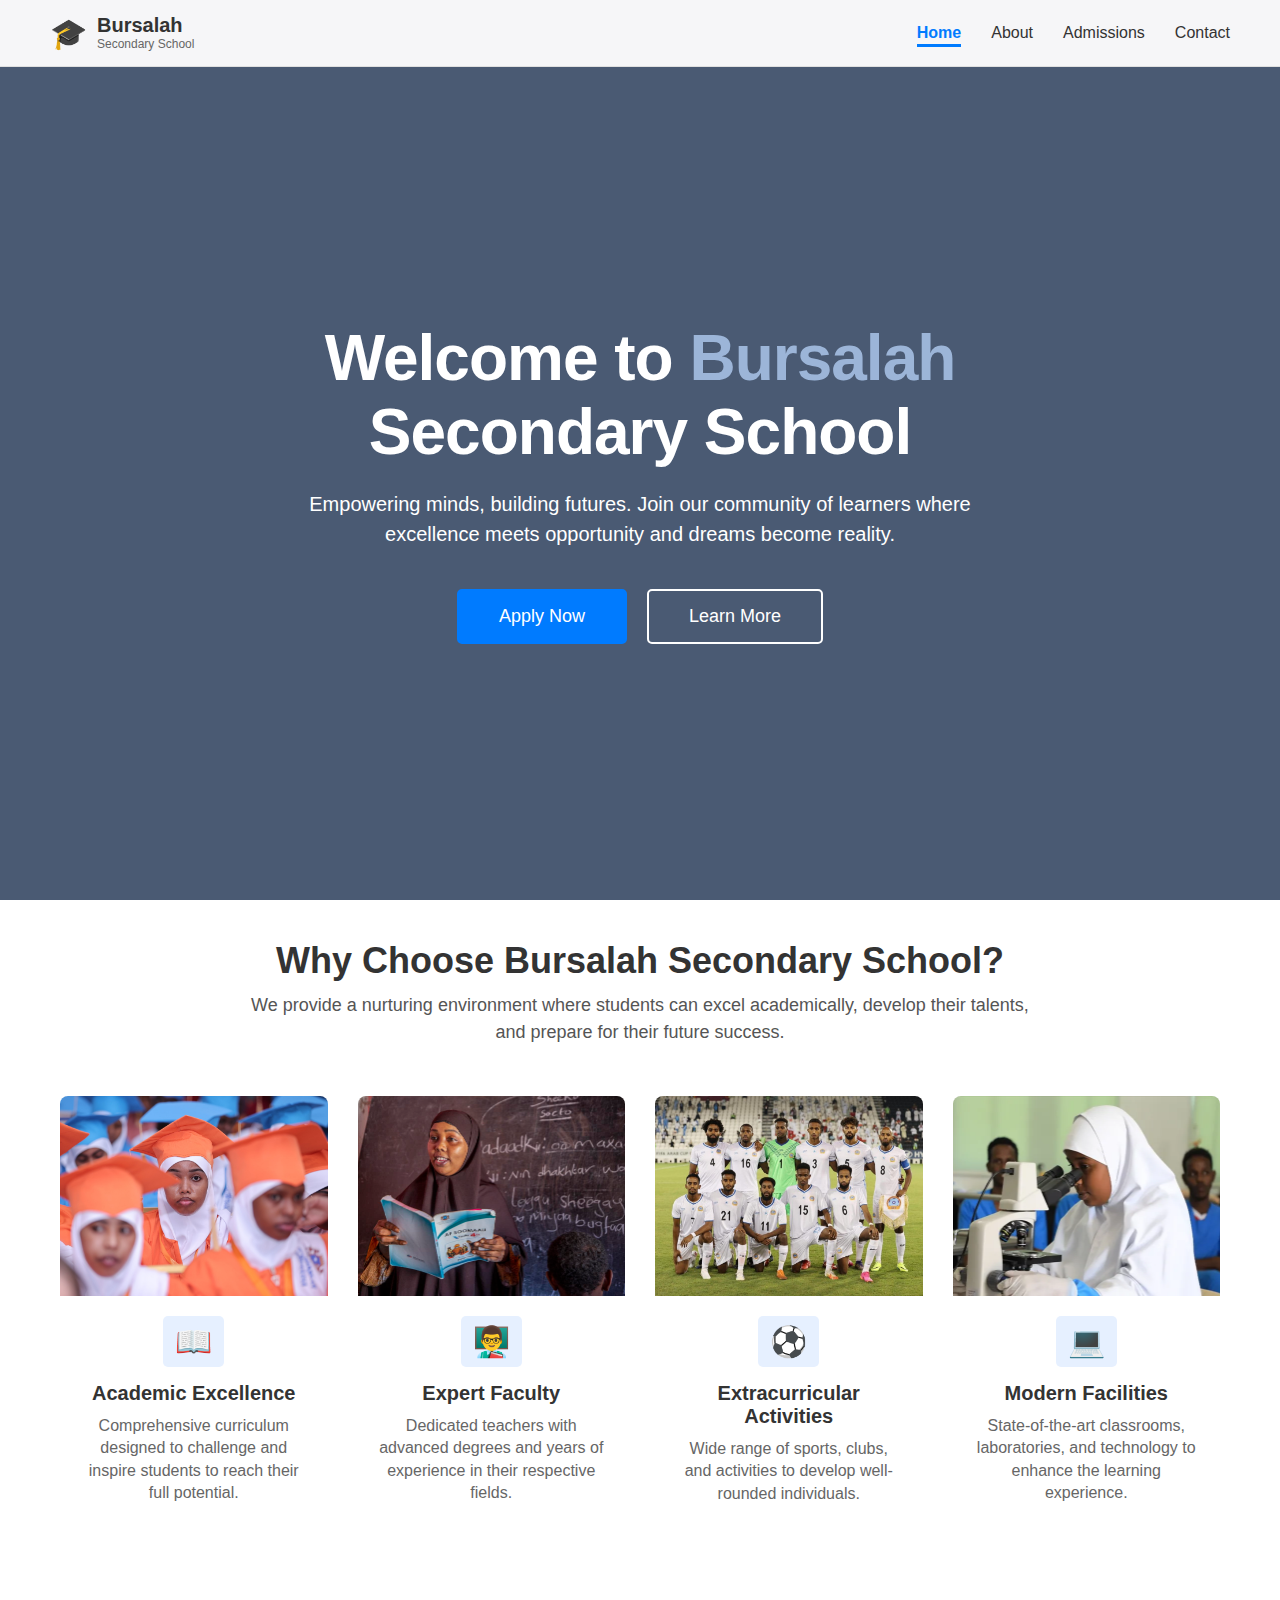
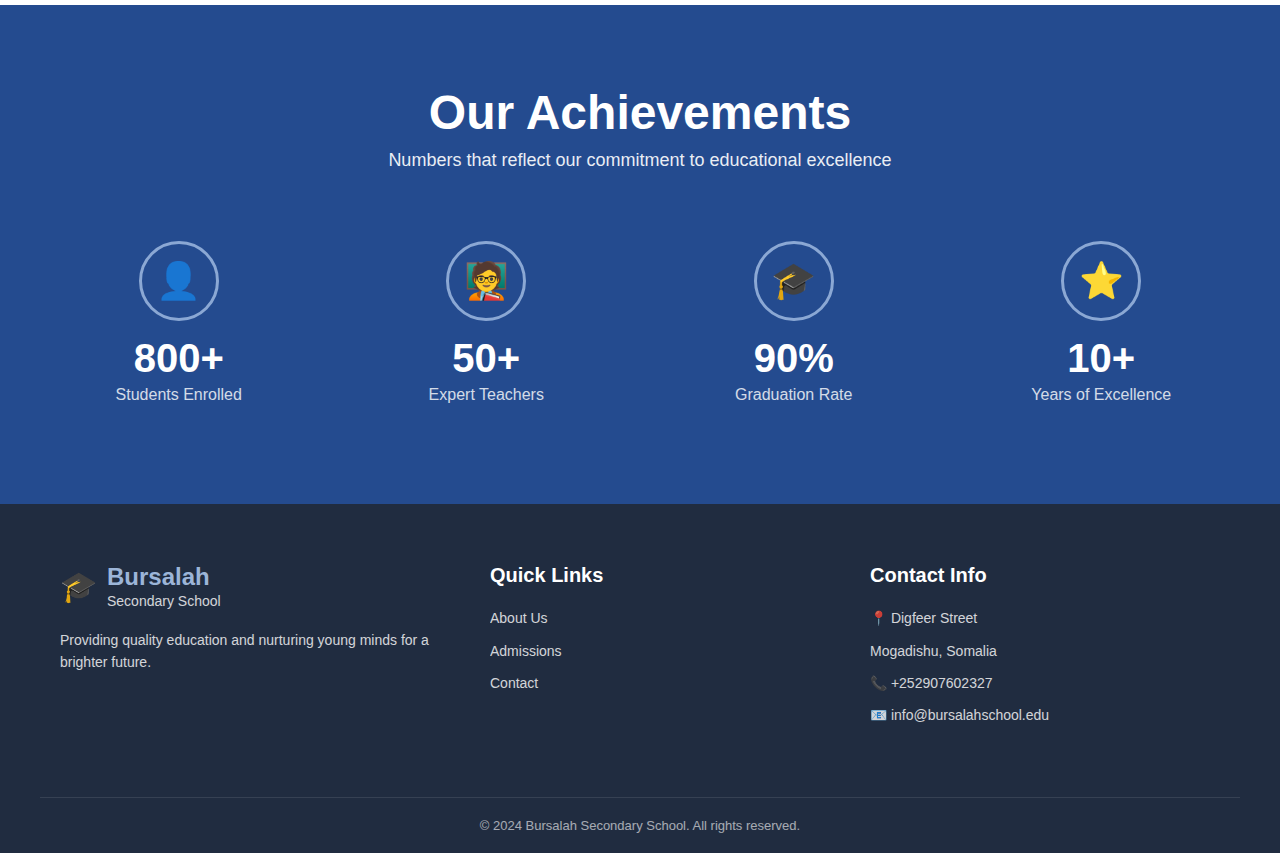
<file: index.html>
<!DOCTYPE html>
<html lang="en">
<head>
    <meta charset="UTF-8">
    <meta name="viewport" content="width=device-width, initial-scale=1.0">
    <title>Bursalah Secondary School</title>
    <link rel="stylesheet" href="home.css"> 
    <link href="https://fonts.googleapis.com/css2?family=Roboto:wght@400;700&display=swap" rel="stylesheet">
</head>

<body>

    <div class="container">
        <nav class="navbar">
            <div class="logo">
                <span class="logo-icon">🎓</span>
                <a href="#">
                    <h1>Bursalah</h1>
                    <p>Secondary School</p>
                </a>
            </div>

            <ul class="nav-links">
               <li><a href="#home" class="active">Home</a></li>
<li><a href="about.html">About</a></li>
<li><a href="add.html">Admissions</a></li>
<li><a href="contact.html">Contact</a></li>

            </ul>
        </nav>

        <!-- HOME SECTION -->
        <header id="home" class="hero">
            <div class="hero-content">
                <h2>Welcome to <span class="highlight">Bursalah</span> Secondary School</h2>
                <p>Empowering minds, building futures. Join our community of learners where excellence meets opportunity and dreams become reality.</p>
                <div class="cta-buttons">
                    <button class="btn btn-primary">Apply Now</button>
                    <button class="btn btn-secondary">Learn More </button>
                </div>
            </div>
        </header>
    </div>

    <!-- ABOUT SECTION -->
    <section id="about" class="features-section">
        <div class="content-container">
            <h2 class="section-title">Why Choose Bursalah Secondary School?</h2>
            <p class="section-description">We provide a nurturing environment where students can excel academically, develop their talents, and prepare for their future success.</p>

            <div class="features-grid">
                <div class="feature-card">
                    <div class="image-placeholders"></div>
                    <div class="card-content">
                        <span class="card-icon">📖</span>
                        <h3>Academic Excellence</h3>
                        <p>Comprehensive curriculum designed to challenge and inspire students to reach their full potential.</p>
                    </div>
                </div>

                <div class="feature-card">
                    <div class="image-placeholder1"></div>
                    <div class="card-content">
                        <span class="card-icon">👨‍🏫</span>
                        <h3>Expert Faculty</h3>
                        <p>Dedicated teachers with advanced degrees and years of experience in their respective fields.</p>
                    </div>
                </div>

                <div class="feature-card">
                    <div class="image-placeholder2"></div>
                    <div class="card-content">
                        <span class="card-icon">⚽</span>
                        <h3>Extracurricular Activities</h3>
                        <p>Wide range of sports, clubs, and activities to develop well-rounded individuals.</p>
                    </div>
                </div>

                <div class="feature-card">
                    <div class="image-placeholder3"></div>
                    <div class="card-content">
                        <span class="card-icon">💻</span>
                        <h3>Modern Facilities</h3>
                        <p>State-of-the-art classrooms, laboratories, and technology to enhance the learning experience.</p>
                    </div>
                </div>
            </div>
        </div>
    </section>

    <!-- ADMISSIONS SECTION -->
    <section id="admissions" class="achievements-section">
        <div class="achievements-container">
            <h2 class="achievements-title">Our Achievements</h2>
            <p class="achievements-subtitle">Numbers that reflect our commitment to educational excellence</p>

            <div class="achievements-grid">
                <div class="achievement-item">
                    <div class="achievement-icon">👤</div>
                    
                    <p class="achievement-number" data-target="800">800+</p>
                    <p class="achievement-label">Students Enrolled</p>
                </div>

                <div class="achievement-item">
                    <div class="achievement-icon">🧑‍🏫</div>
                    <p class="achievement-number" data-target="50">50+</p>
                    <p class="achievement-label">Expert Teachers</p>
                </div>

                <div class="achievement-item">
                    <div class="achievement-icon">🎓</div>               
                    <p class="achievement-number" data-target="90">90%</p>

                    <p class="achievement-label">Graduation Rate</p>
                </div>

                <div class="achievement-item">
                    <div class="achievement-icon">⭐</div>
                    
                    <p class="achievement-number" data-target="10">10+</p>
                    <p class="achievement-label">Years of Excellence</p>
                </div>
            </div>
        </div>
    </section>

    <!-- CONTACT SECTION -->
    <footer id="contact" class="main-footer">
        <div class="footer-content-wrapper">

            <div class="footer-col footer-col-info">
                <div class="footer-logo">
                    <span class="logo-icon">🎓</span>
                    <a href="#">
                        <h2>Bursalah</h2>
                        <p>Secondary School</p>
                    </a>
                </div>

                <p class="mission-text">
                    Providing quality education and nurturing young minds for a brighter future.
                </p>

                <div class="social-links">
                    <a href="#" aria-label="Facebook"><i class="fab fa-facebook-f"></i></a>
                    <a href="#" aria-label="Twitter"><i class="fab fa-twitter"></i></a>
                    <a href="#" aria-label="LinkedIn"><i class="fab fa-linkedin-in"></i></a>
                    <a href="#" aria-label="Instagram"><i class="fab fa-instagram"></i></a>
                </div>
            </div>

            <div class="footer-col footer-col-links">
                <h3>Quick Links</h3>
                <ul>
                    <li><a href="about.html">About Us</a></li>
                    <li><a href="add.html">Admissions</a></li>
                    <li><a href="contact.html">Contact</a></li>
                </ul>
            </div>

            <div class="footer-col footer-col-contact">
                <h3>Contact Info</h3>
                <address>
                    <p>📍 Digfeer Street</p>
                    <p>Mogadishu, Somalia</p>
                    <p>📞 +252907602327</p>
                    <p>📧 info@bursalahschool.edu</p>
                </address>
            </div>
        </div>

        <div class="footer-bottom">
            <p>&copy; 2024 Bursalah Secondary School. All rights reserved.</p>
        </div>
    </footer>

    
    <script src="home.js"></script>

</body>
</html>
</file>
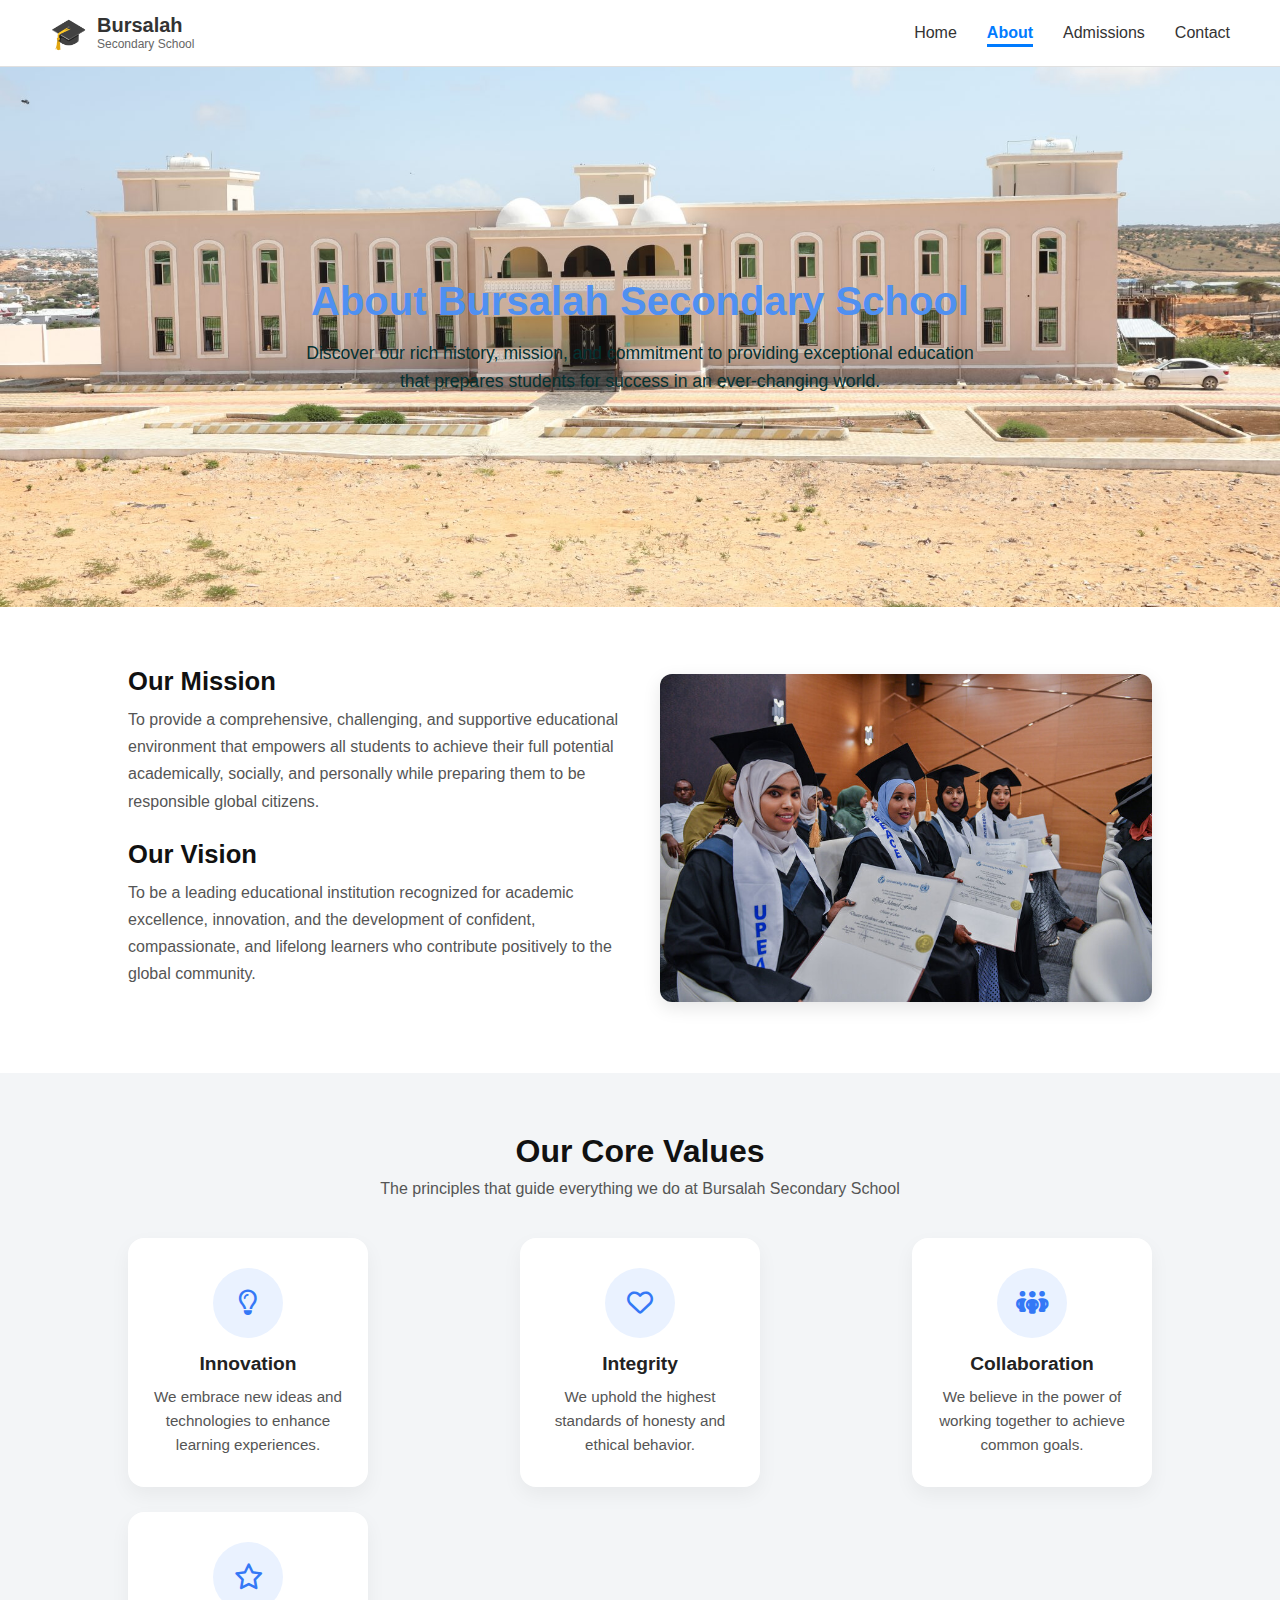
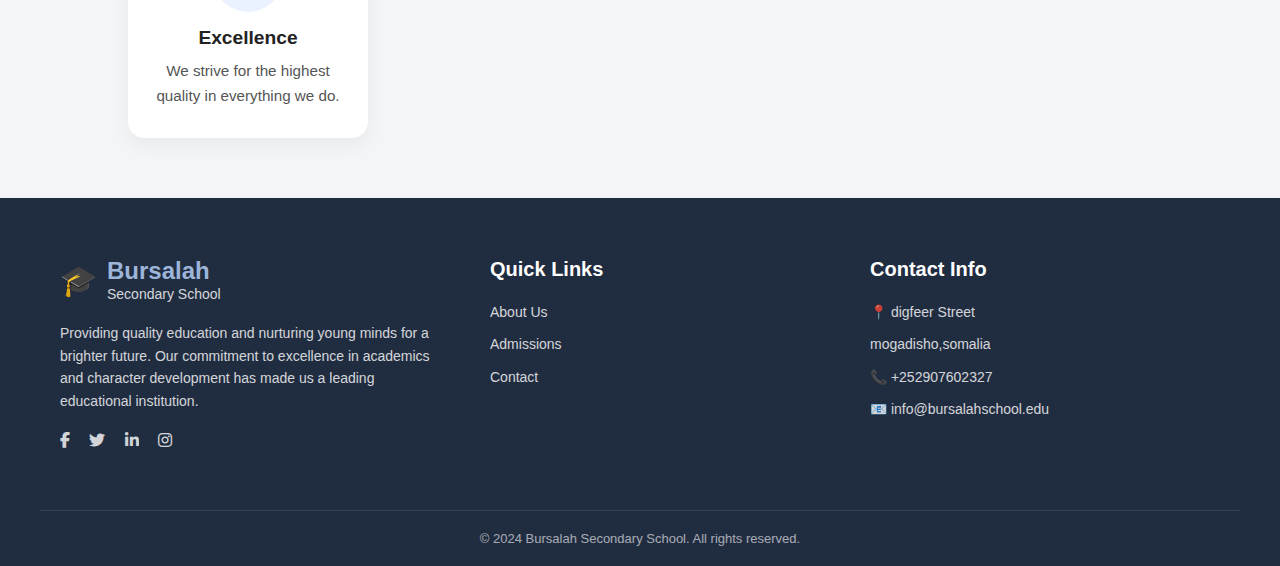
<file: about.html>
<!DOCTYPE html>
<html lang="en">
<head>
    <meta charset="UTF-8">
    <meta name="viewport" content="width=device-width, initial-scale=1.0">
    <title>Document</title>
    <link rel="stylesheet" href="about.css ">
    <link rel="stylesheet" href="https://cdnjs.cloudflare.com/ajax/libs/font-awesome/6.5.0/css/all.min.css">

</head>
<body>
    <nav class="navbar">
    <div class="logo">
        <span class="logo-icon">🎓</span>
        <a href="#">
            <h1>Bursalah</h1>
            <p>Secondary School</p>
        </a>
    </div>
    <ul class="nav-links">
        <li><a href="index.html">Home</a></li> 
        <li><a href="about.html" class="active">About</a></li>
       
        <li><a href="add.html">Admissions</a></li>
       
        <li><a href="contact.html" >Contact</a></li>
    </ul>
</nav>
<section class="about-hero">
    <div class="overlay">
      <h1>About Bursalah Secondary School</h1>
      <p>
        Discover our rich history, mission, and commitment to providing exceptional education
        that prepares students for success in an ever-changing world.
      </p>
    </div>
  </section>

  <!-- ===== MISSION & VISION SECTION ===== -->
  <section class="mission-vision">
    <div class="content">
      <div class="text">
        <h2>Our Mission</h2>
        <p>
          To provide a comprehensive, challenging, and supportive educational environment
          that empowers all students to achieve their full potential academically, socially,
          and personally while preparing them to be responsible global citizens.
        </p>

        <h2>Our Vision</h2>
        <p>
          To be a leading educational institution recognized for academic excellence, innovation,
          and the development of confident, compassionate, and lifelong learners who contribute
          positively to the global community.
        </p>
      </div>

      <div class="image">
        <img src="girls.jpg">
      </div>
    </div>
  </section>
  <section class="values-section">
    <h2>Our Core Values</h2>
    <p class="subtitle">
        The principles that guide everything we do at Bursalah Secondary School
    </p>

    <div class="values-container">

        <div class="value-card">
            <div class="icon-box">
                <i class="fa-regular fa-lightbulb"></i>
            </div>
            <h3>Innovation</h3>
            <p>We embrace new ideas and technologies to enhance learning experiences.</p>
        </div>

        <!-- Integrity -->
        <div class="value-card">
            <div class="icon-box">
                <i class="fa-regular fa-heart"></i>
            </div>
            <h3>Integrity</h3>
            <p>We uphold the highest standards of honesty and ethical behavior.</p>
        </div>

        <div class="value-card">
            <div class="icon-box">
                <i class="fa-solid fa-people-group"></i>
            </div>
            <h3>Collaboration</h3>
            <p>We believe in the power of working together to achieve common goals.</p>
        </div>

        <!-- Excellence -->
        <div class="value-card">
            <div class="icon-box">
                <i class="fa-regular fa-star"></i>
            </div>
            <h3>Excellence</h3>
            <p>We strive for the highest quality in everything we do.</p>
        </div>

    </div>
    </section>
    <footer class="main-footer">
    <div class="footer-content-wrapper">
        <div class="footer-col footer-col-info">
            <div class="footer-logo">
                <span class="logo-icon">🎓</span>
                <a href="#">
                    <h2>Bursalah</h2>
                    <p>Secondary School</p>
                </a>
            </div>
            <p class="mission-text">
                Providing quality education and nurturing young minds for a brighter future. Our commitment to excellence in academics and character development has made us a leading educational institution.
            </p>
            <div class="social-links">
                <a href="#" aria-label="Facebook"><i class="fab fa-facebook-f"></i></a>
                <a href="#" aria-label="Twitter"><i class="fab fa-twitter"></i></a>
                <a href="#" aria-label="LinkedIn"><i class="fab fa-linkedin-in"></i></a>
                <a href="#" aria-label="Instagram"><i class="fab fa-instagram"></i></a>
            </div>
        </div>

        <div class="footer-col footer-col-links">
            <h3>Quick Links</h3>
            <ul>
                <li><a href="about.html">About Us</a></li>
                
                <li><a href="add.html">Admissions</a></li>
               
                <li><a href="contact.html">Contact</a></li>
            </ul>
        </div>

        <div class="footer-col footer-col-contact">
            <h3>Contact Info</h3>
            <address>
                 <p>📍 digfeer Street</p>
                <p>mogadisho,somalia</p>
                <p>📞 +252907602327</p>
                <p>📧 info@bursalahschool.edu</p>
            </address>
        </div>
    </div>
    
    <div class="footer-bottom">
        <p>&copy; 2024 Bursalah Secondary School. All rights reserved.</p>
    </div>
</footer>

 
</body>
</html>
</file>
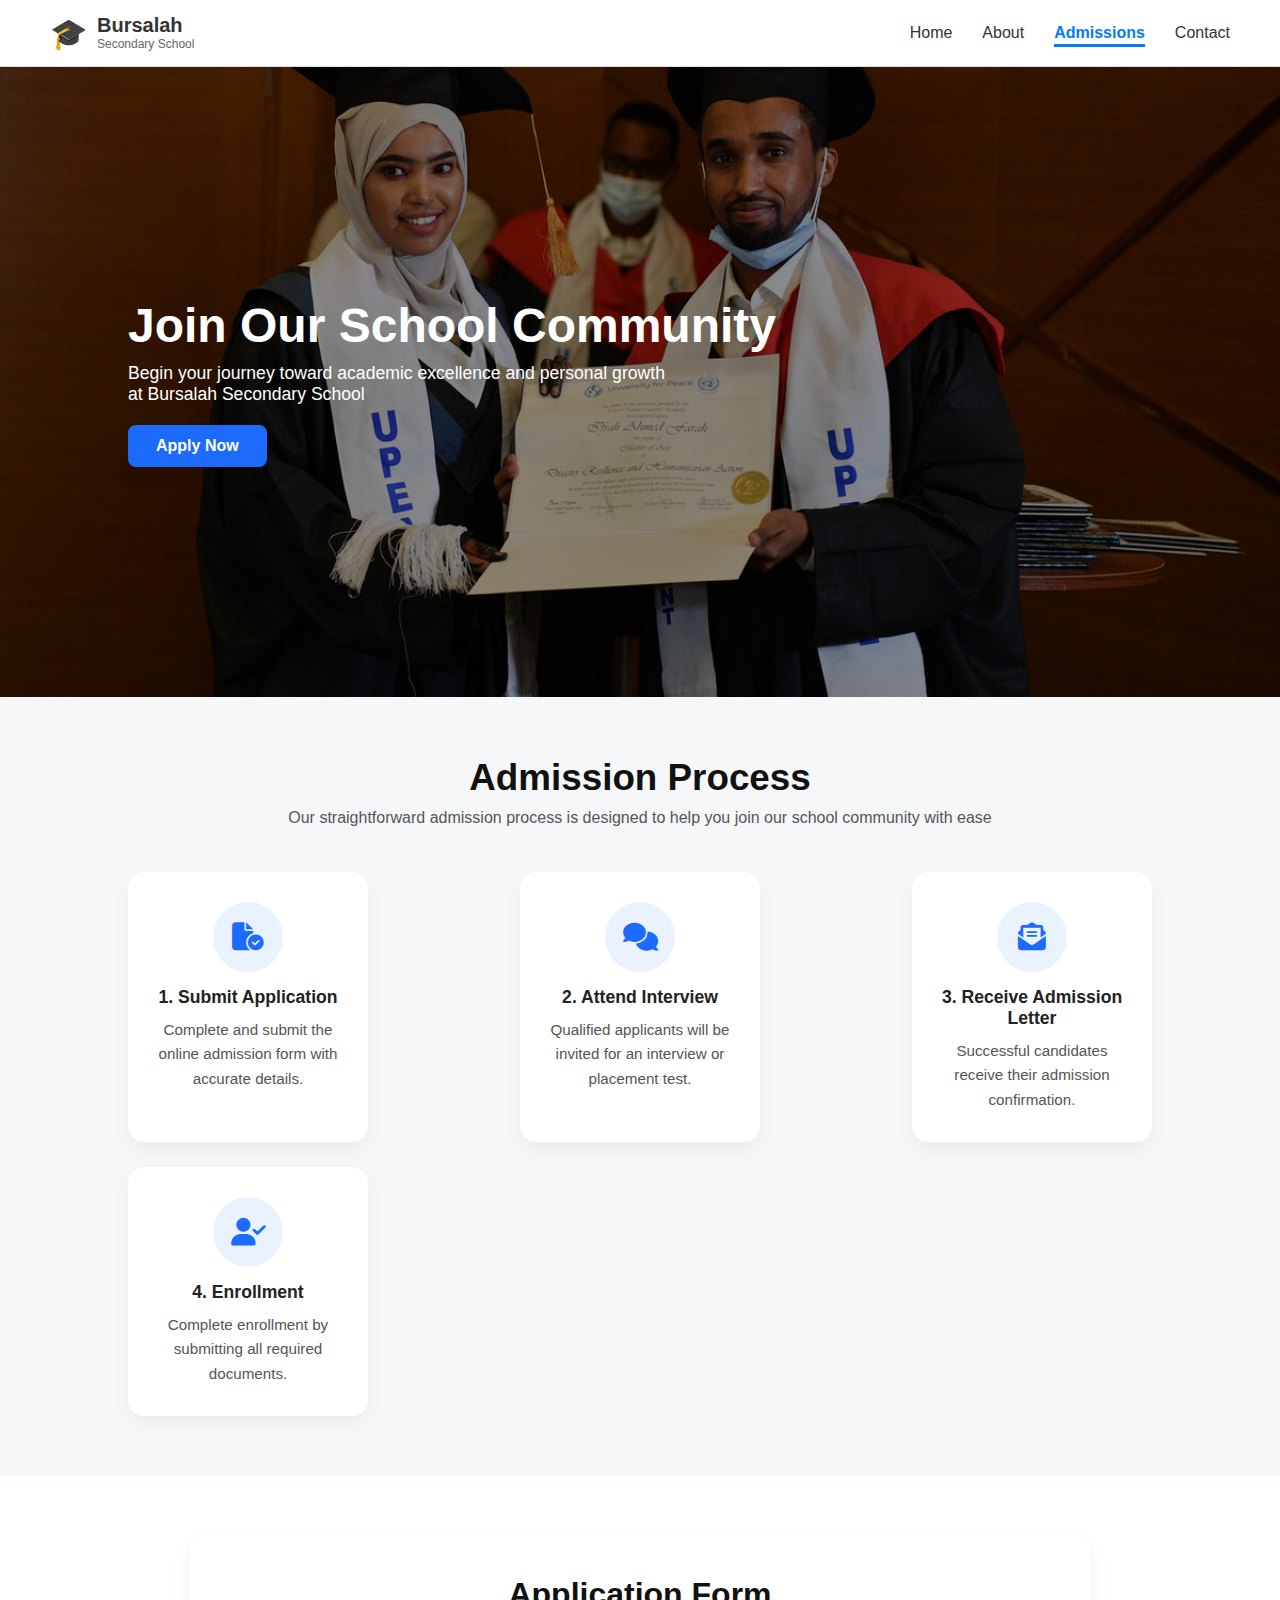
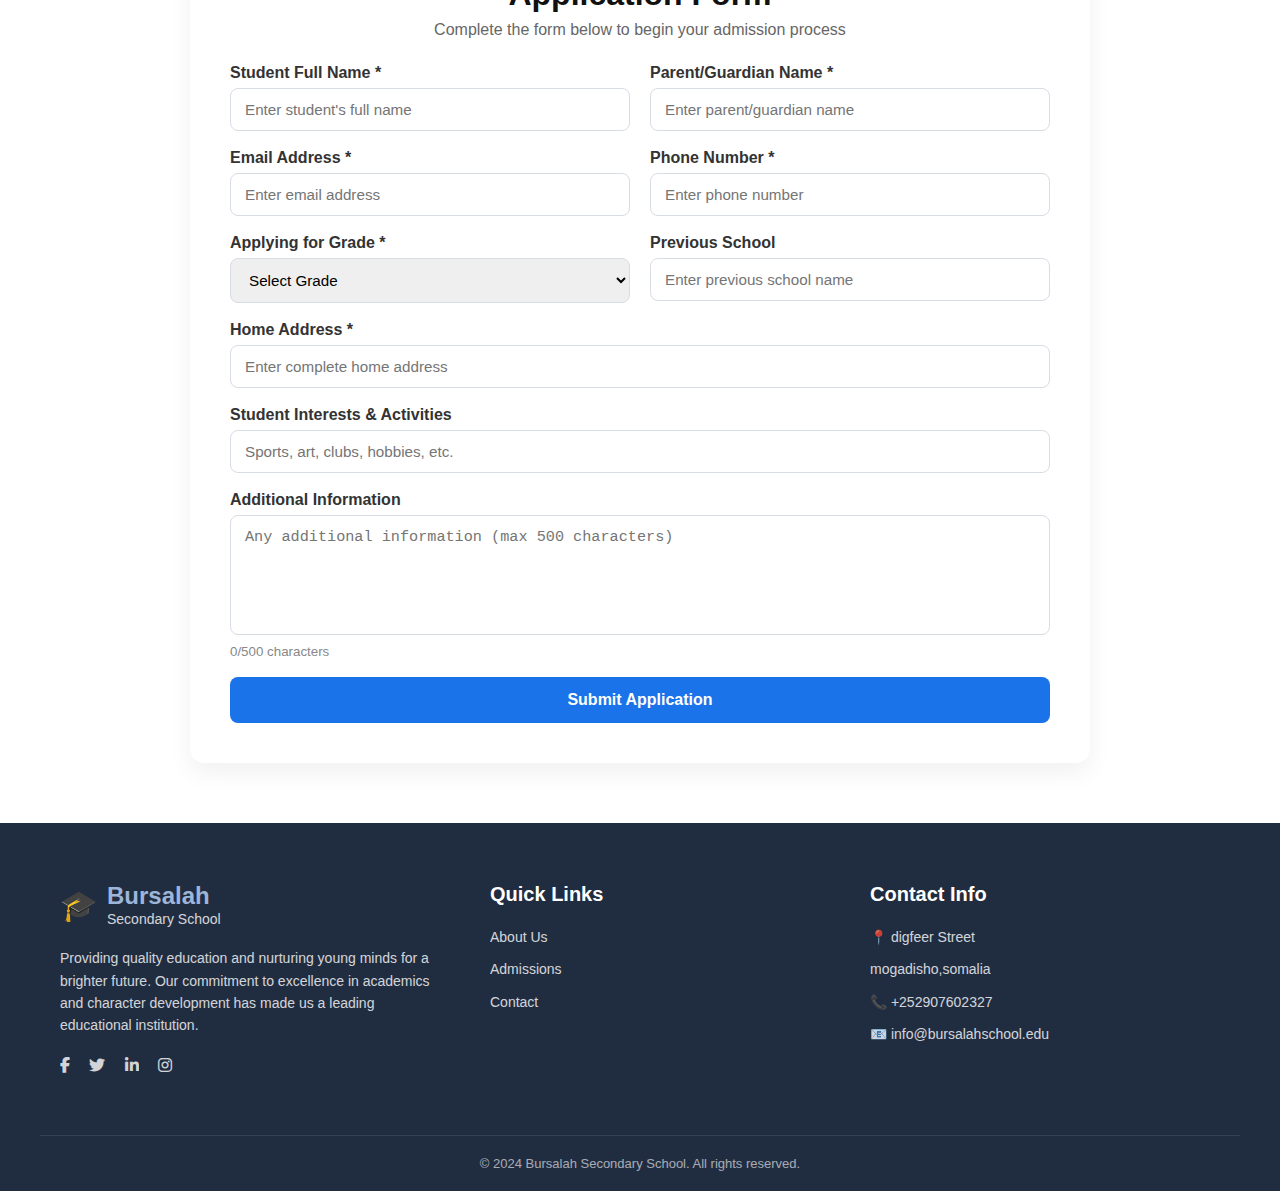
<file: add.html>
<!DOCTYPE html>
<html lang="en">
<head>
    <meta charset="UTF-8">
    <meta name="viewport" content="width=device-width, initial-scale=1.0">
    <title>Document</title>
    <link rel="stylesheet" href="add.css">
     <link rel="stylesheet" href="https://cdnjs.cloudflare.com/ajax/libs/font-awesome/6.5.0/css/all.min.css">
</head>
<body>
    <nav class="navbar">
    <div class="logo">
        <span class="logo-icon">🎓</span>
        <a href="#">
            <h1>Bursalah</h1>
            <p>Secondary School</p>
        </a>
    </div>
    <ul class="nav-links">
        <li><a href="index.html">Home</a></li> 
        <li><a href="about.html">About</a></li>
       
        <li><a href="add.html" class="active">Admissions</a></li>
       
        <li><a href="contact.html">Contact</a></li>
    </ul>

</nav>
<!-- ===== ADMISSIONS HERO SECTION ===== -->
<section class="admission-hero">
    <div class="overlay">
        <h1>Join Our School Community</h1>
        <p>
            Begin your journey toward academic excellence and personal growth 
            at Bursalah Secondary School
        </p>
        <a href="#" class="apply-btn">Apply Now</a>
    </div>
</section>

<!-- ===== ADMISSION PROCESS SECTION ===== -->
<section class="admission-process">
    <h2>Admission Process</h2>
    <p class="subtitle">
        Our straightforward admission process is designed to help you join our school 
        community with ease
    </p>

    <div class="process-container">

        <div class="process-step">
            <div class="icon-box">
                <i class="fa-solid fa-file-circle-check"></i>
            </div>
            <h3>1. Submit Application</h3>
            <p>Complete and submit the online admission form with accurate details.</p>
        </div>

        <div class="process-step">
            <div class="icon-box">
                <i class="fa-solid fa-comments"></i>
            </div>
            <h3>2. Attend Interview</h3>
            <p>Qualified applicants will be invited for an interview or placement test.</p>
        </div>

        <div class="process-step">
            <div class="icon-box">
                <i class="fa-solid fa-envelope-open-text"></i>
            </div>
            <h3>3. Receive Admission Letter</h3>
            <p>Successful candidates receive their admission confirmation.</p>
        </div>

        <div class="process-step">
            <div class="icon-box">
                <i class="fa-solid fa-user-check"></i>
            </div>
            <h3>4. Enrollment</h3>
            <p>Complete enrollment by submitting all required documents.</p>
        </div>

    </div>
</section>
<section class="application-section">
    <div class="form-container">
        <h2>Application Form</h2>
        <p class="subtitle">Complete the form below to begin your admission process</p>

        <form action="#" class="application-form">

            <div class="form-row">
                <div class="form-group">
                    <label>Student Full Name *</label>
                    <input type="text" placeholder="Enter student's full name" required>
                </div>

                <div class="form-group">
                    <label>Parent/Guardian Name *</label>
                    <input type="text" placeholder="Enter parent/guardian name" required>
                </div>
            </div>

            <div class="form-row">
                <div class="form-group">
                    <label>Email Address *</label>
                    <input type="email" placeholder="Enter email address" required>
                </div>

                <div class="form-group">
                    <label>Phone Number *</label>
                    <input type="text" placeholder="Enter phone number" required>
                </div>
            </div>

            <div class="form-row">
                <div class="form-group">
                    <label>Applying for Grade *</label>
                    <select required>
                        <option>Select Grade</option>
                        <option>Grade 1</option>
                        <option>Grade 2</option>
                        <option>Grade 3</option>
                        <option>Grade 4</option>
                        <option>Grade 5</option>
                        <option>Grade 6</option>
                    </select>
                </div>

                <div class="form-group">
                    <label>Previous School</label>
                    <input type="text" placeholder="Enter previous school name">
                </div>
            </div>

            <div class="form-group">
                <label>Home Address *</label>
                <input type="text" placeholder="Enter complete home address" required>
            </div>

            <div class="form-group">
                <label>Student Interests & Activities</label>
                <input type="text" placeholder="Sports, art, clubs, hobbies, etc.">
            </div>

            <div class="form-group">
                <label>Additional Information</label>
                <textarea placeholder="Any additional information (max 500 characters)" maxlength="500"></textarea>
                <small>0/500 characters</small>
            </div>

            <button class="submit-btn">Submit Application</button>

        </form>
    </div>
</section>


<footer class="main-footer">
    <div class="footer-content-wrapper">
        <div class="footer-col footer-col-info">
            <div class="footer-logo">
                <span class="logo-icon">🎓</span>
                <a href="#">
                    <h2>Bursalah</h2>
                    <p>Secondary School</p>
                </a>
            </div>
            <p class="mission-text">
                Providing quality education and nurturing young minds for a brighter future. Our commitment to excellence in academics and character development has made us a leading educational institution.
            </p>
            <div class="social-links">
                <a href="#" aria-label="Facebook"><i class="fab fa-facebook-f"></i></a>
                <a href="#" aria-label="Twitter"><i class="fab fa-twitter"></i></a>
                <a href="#" aria-label="LinkedIn"><i class="fab fa-linkedin-in"></i></a>
                <a href="#" aria-label="Instagram"><i class="fab fa-instagram"></i></a>
            </div>
        </div>

        <div class="footer-col footer-col-links">
            <h3>Quick Links</h3>
            <ul>
                <li><a href="about.html">About Us</a></li>
                
                <li><a href="add.html">Admissions</a></li>
               
                <li><a href="#">Contact</a></li>
            </ul>
        </div>

        <div class="footer-col footer-col-contact">
            <h3>Contact Info</h3>
            <address>
               <p>📍 digfeer Street</p>
                <p>mogadisho,somalia</p>
                <p>📞 +252907602327</p>
                <p>📧 info@bursalahschool.edu</p>
            </address>
        </div>
    </div>
    
    <div class="footer-bottom">
        <p>&copy; 2024 Bursalah Secondary School. All rights reserved.</p>
    </div>
</footer>
<script src="add.js"></script>

</body>
</html>
</file>
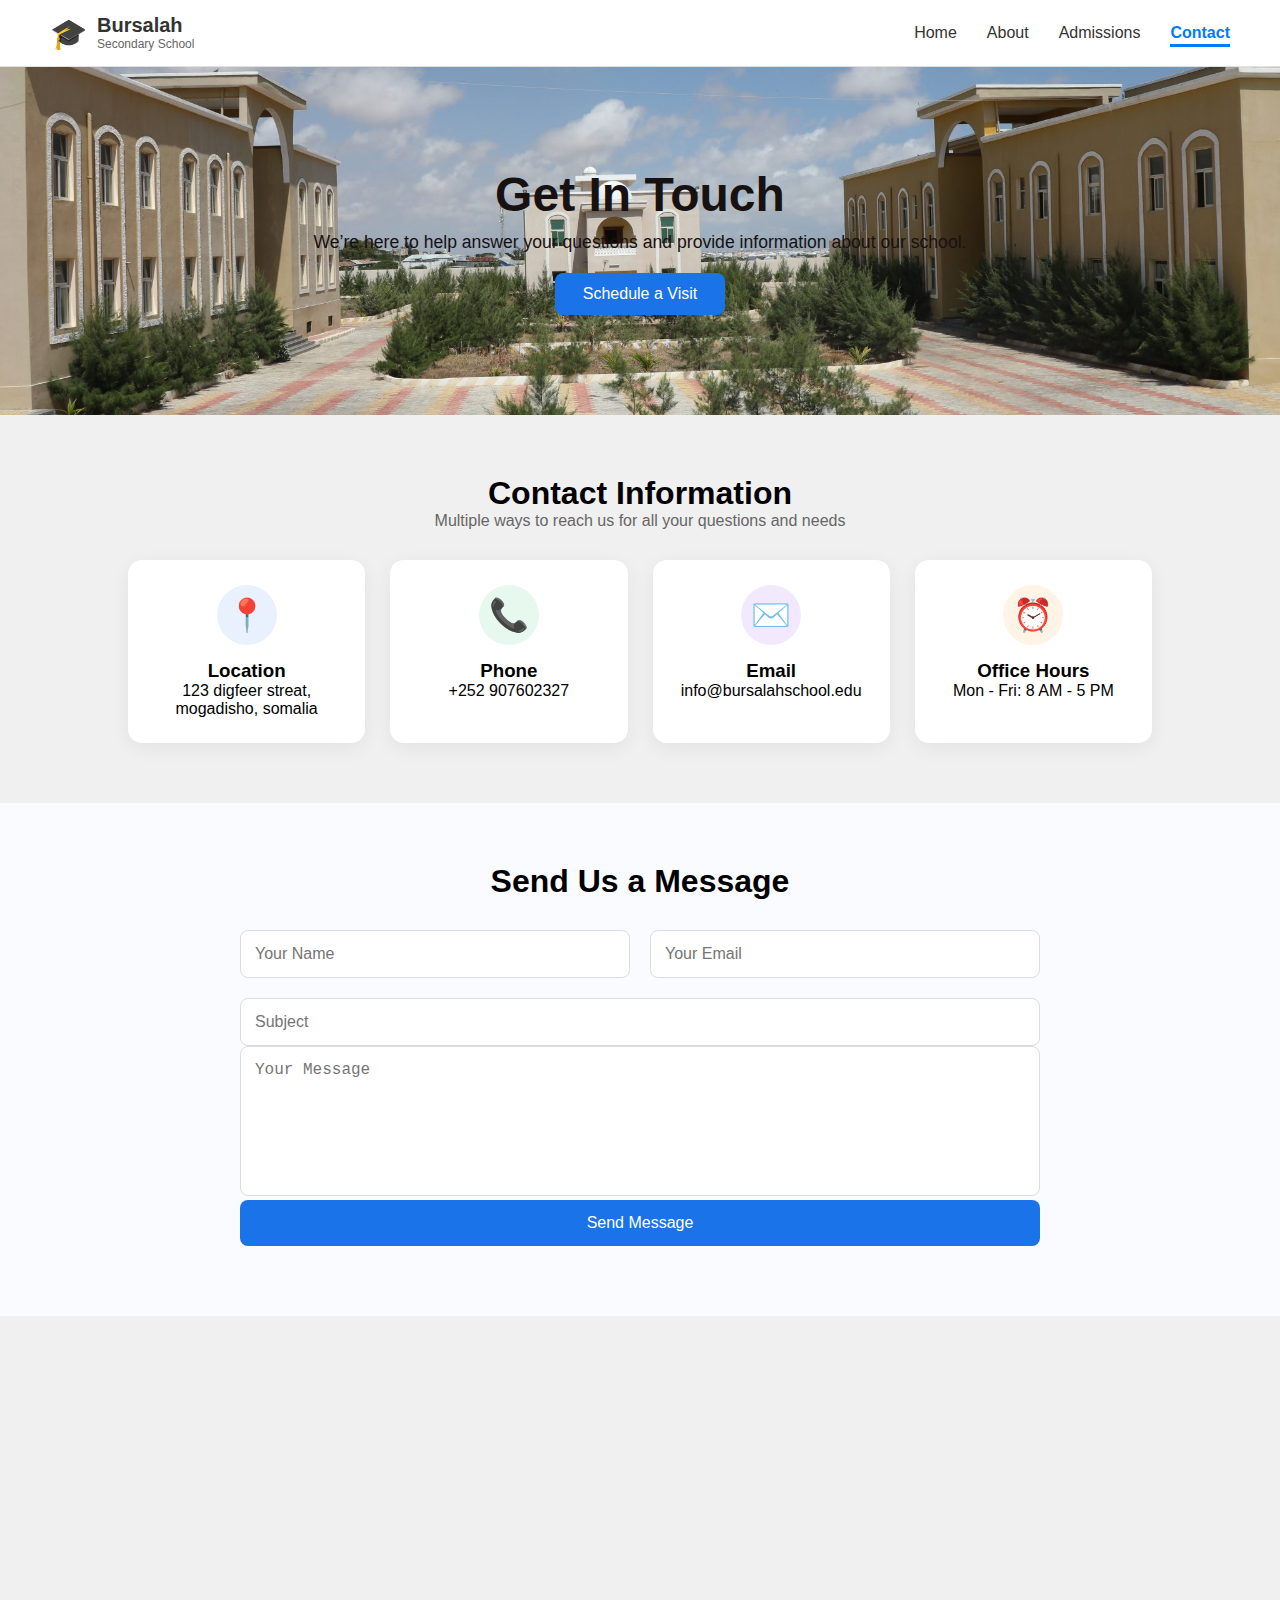
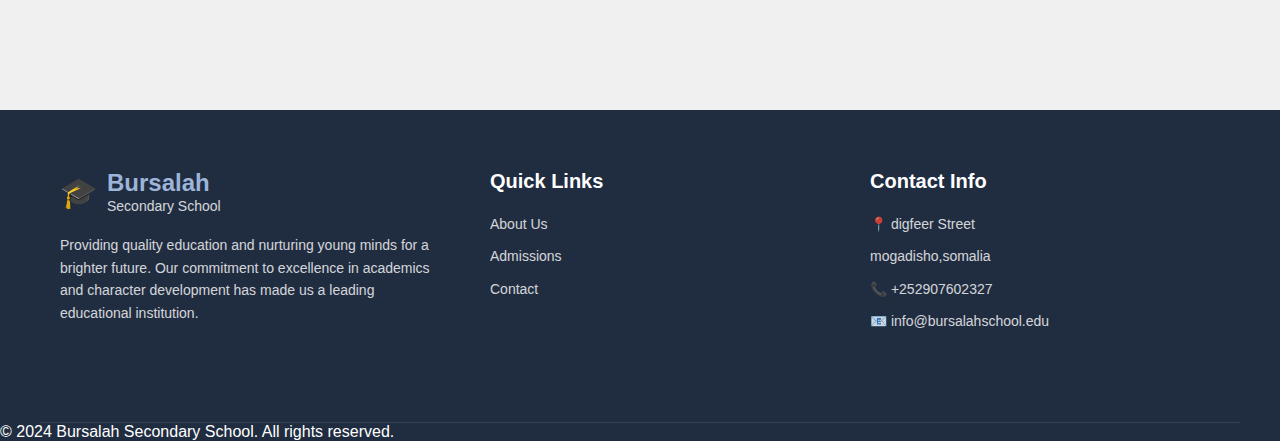
<file: contact.html>
<!DOCTYPE html>
<html lang="en">
<head>
    <meta charset="UTF-8">
    <meta name="viewport" content="width=device-width, initial-scale=1.0">
    <title>Document</title>
    <link rel="stylesheet" href="contact.css">
</head>
<body>
    <nav class="navbar">
            <div class="logo">
                <span class="logo-icon">🎓</span>
                <a href="#">
                    <h1>Bursalah</h1>
                    <p>Secondary School</p>
                </a>
            </div>
            <ul class="nav-links">
                <li><a href="home.html" >Home</a></li>
                <li><a href="about.html">About</a></li>
                <li><a href="add.html">Admissions</a></li>
                <li><a href="contact.html" class="active">Contact</a></li>
            </ul>
        </nav>
        <!-- ===== Hero Section ===== -->
<section class="contact-hero">
    <div class="hero-content">
        <h1>Get In Touch</h1>
        <p>We’re here to help answer your questions and provide information about our school.</p>
        <button class="hero-btn">Schedule a Visit</button>
    </div>
</section>

<!-- ===== Contact Information ===== -->
<section class="contact-info">
    <h2>Contact Information</h2>
    <p class="subtext">Multiple ways to reach us for all your questions and needs</p>

    <div class="info-grid">
        <div class="info-box">
            <div class="icon blue">📍</div>
            <h3>Location</h3>
            <p>123 digfeer streat, mogadisho, somalia</p>
        </div>

        <div class="info-box">
            <div class="icon green">📞</div>
            <h3>Phone</h3>
            <p>+252 907602327</p>
        </div>

        <div class="info-box">
            <div class="icon purple">✉️</div>
            <h3>Email</h3>
            <p>info@bursalahschool.edu</p>
        </div>

        <div class="info-box">
            <div class="icon orange">⏰</div>
            <h3>Office Hours</h3>
            <p>Mon - Fri: 8 AM - 5 PM</p>
        </div>
    </div>
</section>

<!-- ===== Contact Form ===== -->
<section class="contact-form-section">
    <h2>Send Us a Message</h2>

    <form class="contact-form" id="contactForm">
    <div class="row">
        <input type="text" id="name" placeholder="Your Name" required>
        <input type="email" id="email" placeholder="Your Email" required>
    </div>

    <input type="text" id="subject" placeholder="Subject" required>

    <textarea id="message" placeholder="Your Message" required></textarea>

    <button type="submit" class="submit-btn">Send Message</button>
</form>

<!-- Success message -->
<p id="formMessage" style="margin-top:10px; font-weight:600;"></p>

</section>

<!-- ===== Map (Optional) ===== -->
<section class="map-section">
    <div class="map-container">
    <section class="map-section">
    <iframe
        src="https://www.google.com/maps/embed?pb=!1m18!1m12!1m3!1d15847.84057288037!2d45.320000!3d2.040000!2m3!1f0!2f0!3f0!3m2!1i1024!2i768!4f13.1!3m3!1m2!1s0x3d584307e8fa9a0b%3A0xa0f49b3b2a8a9c3d!2sDigfeer%20Rd%2C%20Mogadishu%2C%20Somalia!5e0!3m2!1sen!2sso!4v1707489999999"
        width="100%"
        height="200"
        padding-right;50%
        style="border:0; border-radius:12px;"
        allowfullscreen=""
        loading="lazy"
        referrerpolicy="no-referrer-when-downgrade">
    </iframe>
</section>

</div>
</section>


 <footer class="main-footer">
    <div class="footer-content-wrapper">
        <div class="footer-col footer-col-info">
            <div class="footer-logo">
                <span class="logo-icon">🎓</span>
                <a href="#">
                    <h2>Bursalah</h2>
                    <p>Secondary School</p>
                </a>
            </div>
            <p class="mission-text">
                Providing quality education and nurturing young minds for a brighter future. Our commitment to excellence in academics and character development has made us a leading educational institution.
            </p>
            <div class="social-links">
                <a href="#" aria-label="Facebook"><i class="fab fa-facebook-f"></i></a>
                <a href="#" aria-label="Twitter"><i class="fab fa-twitter"></i></a>
                <a href="#" aria-label="LinkedIn"><i class="fab fa-linkedin-in"></i></a>
                <a href="#" aria-label="Instagram"><i class="fab fa-instagram"></i></a>
            </div>
        </div>

        <div class="footer-col footer-col-links">
            <h3>Quick Links</h3>
            <ul>
                <li><a href="about.html">About Us</a></li>
                
                <li><a href="add.html">Admissions</a></li>
               
                <li><a href="contact.html">Contact</a></li>
            </ul>
        </div>

        <div class="footer-col footer-col-contact">
            <h3>Contact Info</h3>
            <address>
                 <p>📍 digfeer Street</p>
                <p>mogadisho,somalia</p>
                <p>📞 +252907602327</p>
                <p>📧 info@bursalahschool.edu</p>
            </address>
        </div>
    </div>
    
    <div class="footer-bottom">
        <p>&copy; 2024 Bursalah Secondary School. All rights reserved.</p>
    </div>
</footer>

 <script>
document.getElementById("contactForm").addEventListener("submit", function(e) {
    e.preventDefault(); // Stop page reload

    // Get form values
    const name = document.getElementById("name").value.trim();
    const email = document.getElementById("email").value.trim();
    const subject = document.getElementById("subject").value.trim();
    const message = document.getElementById("message").value.trim();
    const output = document.getElementById("formMessage");

    // Basic validation
    if (name === "" || email === "" || subject === "" || message === "") {
        output.style.color = "red";
        output.innerText = "⚠️ Please fill out all fields.";
        return;
    }

    // Email validation
    if (!email.includes("@") || !email.includes(".")) {
        output.style.color = "red";
        output.innerText = "⚠️ Please enter a valid email address.";
        return;
    }

    // If everything is correct
    output.style.color = "green";
    output.innerText = "✅ Your message has been sent successfully!";

    // Clear form
    document.getElementById("contactForm").reset();
});
</script>

</body>
</html>
</file>
<file: home.css>
* {
    margin: 0;
    padding: 0;
    box-sizing: border-box;
}

body {
    font-family: 'Roboto', sans-serif;
    background-color: #f0f0f0; 
}

.container {
    max-width: 100vw;
    height: 100vh;
    background-color: #4a5a73; 
    position: relative; 
}


.navbar {
    display: flex;
    justify-content: space-between;
    align-items: center;
    padding: 15px 50px;
    background-color: rgba(255, 255, 255, 0.95);
    border-bottom: 1px solid #e0e0e0;
}

.logo {
    display: flex;
    align-items: center;
}

.logo-icon {
    font-size: 30px;
    margin-right: 10px;
}

.logo h1 {
    font-size: 20px;
    color: #333;
    line-height: 1;
    font-weight: 700;
}

.logo p {
    font-size: 12px;
    color: #666;
    margin-top: 2px;
}

.logo a {
    text-decoration: none;
}

.nav-links {
    list-style: none;
    display: flex;
}

.nav-links li {
    margin-left: 30px;
}

.nav-links a {
    text-decoration: none;
    color: #333;
    font-weight: 400;
    padding: 5px 0;
    position: relative;
    transition: color 0.3s;
}

.nav-links a.active {
    color: #007bff; 
    font-weight: 700;
}

.nav-links a.active::after {
    content: '';
    position: absolute;
    bottom: -1px;
    left: 0;
    width: 100%;
    height: 3px;
    background-color: #007bff;
}


.hero {
    display: flex;
    justify-content: center;
    align-items: center;
    height: calc(100vh - 70px); 
    text-align: center;
    color: white;
}

.hero-content {
    max-width: 800px;
    padding: 20px;
}

.hero h2 {
    font-size: 64px;
    font-weight: 700;
    margin-bottom: 20px;
    letter-spacing: -1px;
}

.hero p {
    font-size: 20px;
    margin-bottom: 40px;
    line-height: 1.5;
    font-weight: 400;
}

.highlight {
    color: #9cb5d8; 
}

/* --- Button Styling --- */
.cta-buttons {
    display: flex;
    justify-content: center;
    gap: 20px;
}

.btn {
    padding: 15px 40px;
    font-size: 18px;
    border: 2px solid transparent;
    border-radius: 5px;
    cursor: pointer;
    transition: background-color 0.3s, border-color 0.3s, color 0.3s;
}

.btn-primary {
    background-color: #007bff;
    color: white;
    border-color: #007bff;
}

.btn-primary:hover {
    background-color: #0056b3;
    border-color: #0056b3;
}

.btn-secondary {
    background-color: transparent;
    color: white;
    border-color: white;
}

.btn-secondary:hover {
    background-color: rgba(255, 255, 255, 0.1);
}


.talk-widget {
    position: absolute;
    bottom: 20px;
    right: 20px;
    background-color: black;
    color: white;
    padding: 10px 15px;
    border-radius: 20px;
    font-size: 14px;
    cursor: pointer;
    font-weight: 700;
}

body {
    font-family: Arial, sans-serif;
    margin: 0;
    padding: 0;
    background-color: #ffffff;
}

.content-container {
    max-width: 1200px;
    margin: 0 auto; 
    padding: 40px 20px 80px; 
    text-align: center;
}


.section-title {
    font-size: 36px;
    font-weight: 700;
    color: #333;
    margin-bottom: 10px;
}

.section-description {
    font-size: 18px;
    color: #555;
    max-width: 800px;
    margin: 0 auto 50px; 
    line-height: 1.5;
}

/* --- Features Grid Layout --- */
.features-grid {
    display: grid;
    /* Create 4 equal columns */
    grid-template-columns: repeat(4, 1fr);
    gap: 30px;
}


.feature-card {
    background-color: #fff;
    border-radius: 8px;
    overflow: hidden; 
    text-align: left;
    
}

.image-placeholders {
    
    height: 200px; 
    background-color: #eee; 
    display: flex;
    align-items: center;
    justify-content: center;
    font-size: 14px;
    color: #666;
    background-image: url('cap1.jpg'); 
    background-size: cover;
    background-position: center;
}
.image-placeholder1 {
   
    height: 200px; 
    background-color: #eee; 
    display: flex;
    align-items: center;
    justify-content: center;
    font-size: 14px;
    color: #666;
    background-image: url('teacher.jpg'); 
    background-size: cover;
    background-position: center;
}
.image-placeholder2 {
    
    height: 200px; 
    background-color: #eee; 
    display: flex;
    align-items: center;
    justify-content: center;
    font-size: 14px;
    color: #666;
    background-image: url('fotball.jpg');
    background-size: cover;
    background-position: center;
}
.image-placeholder3 {
    
    height: 200px; 
    background-color: #eee; 
    display: flex;
    align-items: center;
    justify-content: center;
    font-size: 14px;
    color: #666;
    background-image: url('labgirl.webp'); 
    background-size: cover;
    background-position: center;
}



.card-content {
    padding: 20px;
    text-align: center; 
}

.card-icon {
    font-size: 30px;
    color: #007bff; 
    background-color: #e6f0ff; 
    padding: 8px 12px;
    border-radius: 5px;
    margin-bottom: 15px;
    display: inline-block;
}

.feature-card h3 {
    font-size: 20px;
    color: #333;
    margin-bottom: 10px;
    font-weight: 700;
}

.feature-card p {
    font-size: 16px;
    color: #666;
    line-height: 1.4;
    text-align: center;
}


.talk-widget {
    position: fixed; 
    bottom: 20px;
    right: 20px;
    background-color: black;
    color: white;
    padding: 10px 15px;
    border-radius: 20px;
    font-size: 14px;
    cursor: pointer;
    font-weight: 700;
    box-shadow: 0 4px 10px rgba(0, 0, 0, 0.3);
}


@media (max-width: 992px) {
    .features-grid {
        
        grid-template-columns: repeat(2, 1fr);
    }
}

@media (max-width: 576px) {
    .features-grid {
        grid-template-columns: 1fr;
    }
    .section-title {
        font-size: 28px;
    }
}
.achievements-section {
    
    background-color: #244b8f; 
    color: white;
    padding: 80px 20px;
    text-align: center;
}

.achievements-container {
    max-width: 1200px;
    margin: 0 auto;
}

.achievements-title {
    font-size: 48px;
    font-weight: 700;
    margin-bottom: 10px;
}

.achievements-subtitle {
    font-size: 18px;
    margin-bottom: 50px;
    opacity: 0.9;
}

.achievements-grid {
    display: grid;
    
    grid-template-columns: repeat(4, 1fr);
    gap: 30px;
    margin-top: 50px;
}

.achievement-item {
    padding: 20px;
    display: flex;
    flex-direction: column;
    align-items: center;
}

.achievement-icon {
    
    font-size: 36px;
    color: white;
    background-color: transparent;
    border: 3px solid #8ba8d4; 
    border-radius: 50%;
    width: 80px;
    height: 80px;
    display: flex;
    align-items: center;
    justify-content: center;
    margin-bottom: 15px;
    
}

.achievement-number {
    font-size: 40px;
    font-weight: 700;
    margin-bottom: 5px;
}

.achievement-label {
    font-size: 16px;
    font-weight: 400;
    opacity: 0.8;
}


@media (max-width: 992px) {
    .achievements-grid {
        
        grid-template-columns: repeat(2, 1fr);
    }
}

@media (max-width: 576px) {
    .achievements-grid {
        
        grid-template-columns: 1fr;
    }
    .achievements-title {
        font-size: 36px;
    }
}

.main-footer {
    
    background-color: #202c40; 
    color: white;
    font-family: Arial, sans-serif;
}

.footer-content-wrapper {
    max-width: 1200px;
    margin: 0 auto;
    padding: 60px 20px;
    display: flex;
    justify-content: space-between;
    gap: 30px;
    border-bottom: 1px solid rgba(255, 255, 255, 0.1);
}

.footer-col {
    padding-right: 20px;
}


.footer-col-info {
    flex: 2; 
    max-width: 400px;
}

.footer-col-links,
.footer-col-contact {
    flex: 1; 
    min-width: 200px;
}


.footer-logo {
    display: flex;
    align-items: center;
    margin-bottom: 20px;
}

.footer-logo h2 {
    font-size: 24px;
    font-weight: 700;
    line-height: 1.1;
    color: #9cb5d8; 
}

.footer-logo p {
    font-size: 14px;
    opacity: 0.8;
    margin-top: 2px;
}

.footer-logo a {
    text-decoration: none;
    color: inherit;
}

.logo-icon {
    font-size: 30px;
    margin-right: 10px;
}

.mission-text {
    font-size: 14px;
    line-height: 1.6;
    margin-bottom: 20px;
    opacity: 0.8;
}


.social-links a {
    color: white;
    font-size: 16px;
    margin-right: 15px;
    opacity: 0.8;
    transition: opacity 0.3s;
}

.social-links a:hover {
    opacity: 1;
}

.footer-col h3 {
    font-size: 20px;
    font-weight: 600;
    margin-bottom: 20px;
}

.footer-col ul {
    list-style: none;
    padding: 0;
}

.footer-col ul li {
    margin-bottom: 10px;
}

.footer-col ul li a,
.footer-col-contact address p {
    color: white;
    text-decoration: none;
    font-size: 14px;
    opacity: 0.8;
    transition: opacity 0.3s;
    line-height: 1.6;
    font-style: normal; 
}

.footer-col ul li a:hover {
    opacity: 1;
}

.footer-col-contact address p {
    margin-bottom: 10px;
}


.footer-bottom {
    padding: 20px;
    text-align: center;
    font-size: 13px;
    opacity: 0.6;
}


@media (max-width: 992px) {
    .footer-content-wrapper {
        flex-wrap: wrap;
        gap: 40px;
    }

    .footer-col-info {
        flex: 1 1 100%; 
        max-width: none;
    }
    
    .footer-col-links,
    .footer-col-contact {
        flex: 1 1 45%; 
        min-width: unset;
    }
}

@media (max-width: 576px) {
    .footer-col-links,
    .footer-col-contact {
        flex: 1 1 100%; 
    }
}
</file>
<file: about.css>
* {
    margin: 0;
    padding: 0;
    box-sizing: border-box;
}

body {
    font-family: 'Roboto', sans-serif;
    background-color: #f0f0f0; /* Light background for the overall page */
}

.container {
    max-width: 100vw;
    height: 100vh;
    background-color: #4a5a73; /* Dark/Muted blue background color for the main visible area */
    position: relative; /* Needed for positioning the talk widget */
}

/* --- Navigation Bar Styling --- */
.navbar {
    display: flex;
    justify-content: space-between;
    align-items: center;
    padding: 15px 50px;
    background-color: rgba(255, 255, 255, 0.95); /* Slightly off-white/very light gray for the bar */
    border-bottom: 1px solid #e0e0e0;
}

.logo {
    display: flex;
    align-items: center;
}

.logo-icon {
    font-size: 30px;
    margin-right: 10px;
}

.logo h1 {
    font-size: 20px;
    color: #333;
    line-height: 1;
    font-weight: 700;
}

.logo p {
    font-size: 12px;
    color: #666;
    margin-top: 2px;
}

.logo a {
    text-decoration: none;
}

.nav-links {
    list-style: none;
    display: flex;
}

.nav-links li {
    margin-left: 30px;
}

.nav-links a {
    text-decoration: none;
    color: #333;
    font-weight: 400;
    padding: 5px 0;
    position: relative;
    transition: color 0.3s;
    
}

.nav-links a.active {
    color: #007bff; /* Active link color */
    font-weight: 700;
}

.nav-links a.active::after {
    content: '';
    position: absolute;
    bottom: -1px;
    left: 0;
    width: 100%;
    height: 3px;
    background-color: #007bff;
}
/* ===== RESET ===== */
* {
  margin: 0;
  padding: 0;
  box-sizing: border-box;
  font-family: "Poppins", sans-serif;
}

/* ===== ABOUT HERO ===== */
.about-hero {
  background-image: url("COLAGE-13-2048x1365.jpg");
  background-size: cover;
  background-position: center;
  height: 60vh;
  display: flex;
  align-items: center;
  justify-content: center;
  position: relative;
}

.about-hero .overlay {
 
  padding: 60px;
  color: rgb(79, 144, 241);
  text-align: center;
  max-width: 800px;
  
}

.about-hero h1 {
  font-size: 2.5rem;
  font-weight: 700;
  margin-bottom: 15px;
}

.about-hero p {
  font-size: 1.1rem;
  line-height: 1.6;
  color: rgb(4, 49, 49);
}

/* ===== MISSION & VISION ===== */
.mission-vision {
  padding: 60px 10%;
  background-color: #ffffff;
}

.mission-vision .content {
  display: flex;
  flex-wrap: wrap;
  align-items: center;
  justify-content: space-between;
  gap: 40px;
}

.mission-vision .text {
  flex: 1 1 45%;
}

.mission-vision .text h2 {
  font-size: 1.6rem;
  color: #111;
  margin-bottom: 10px;
}

.mission-vision .text p {
  color: #555;
  margin-bottom: 25px;
  line-height: 1.7;
}

.mission-vision .image {
  flex: 1 1 45%;
  text-align: center;
}

.mission-vision .image img {
  width: 100%;
  max-width: 500px;
  border-radius: 12px;
  box-shadow: 0 6px 18px rgba(0, 0, 0, 0.1);
}

/* ===== RESPONSIVE ===== */
@media (max-width: 768px) {
  .mission-vision .content {
    flex-direction: column;
  }

  .about-hero h1 {
    font-size: 2rem;
  }

  .about-hero p {
    font-size: 1rem;
  }
}
/* RESET */
* {
    margin: 0;
    padding: 0;
    box-sizing: border-box;
    font-family: "Poppins", sans-serif;
}

body {
    background-color: #f3f5f7;
}

/* SECTION */
.values-section {
    text-align: center;
    padding: 60px 10%;
}

.values-section h2 {
    font-size: 2rem;
    font-weight: 700;
    color: #111;
}

.values-section .subtitle {
    margin-top: 10px;
    color: #555;
    font-size: 1rem;
}

/* CARDS */
.values-container {
    margin-top: 40px;
    display: flex;
    justify-content: space-between;
    gap: 25px;
    flex-wrap: wrap;
}

.value-card {
    background: #fff;
    padding: 30px 20px;
    width: 22%;
    min-width: 240px;
    border-radius: 16px;
    text-align: center;
    box-shadow: 0 8px 20px rgba(0,0,0,0.05);
    transition: 0.3s ease;
}

.value-card:hover {
    transform: translateY(-6px);
    box-shadow: 0 12px 28px rgba(0,0,0,0.1);
}

/* ICON STYLES */
.icon-box {
    width: 70px;
    height: 70px;
    background: #eaf2ff;
    margin: 0 auto 15px auto;
    border-radius: 50%;
    display: flex;
    justify-content: center;
    align-items: center;
}

.icon-box i {
    font-size: 26px;
    color: #3478f6;
}

/* TEXT */
.value-card h3 {
    font-size: 1.2rem;
    margin-bottom: 10px;
    color: #222;
}

.value-card p {
    font-size: 0.95rem;
    color: #555;
    line-height: 1.6;
}

/* RESPONSIVE */
@media (max-width: 900px) {
    .values-container {
        justify-content: center;
    }

    .value-card {
        width: 45%;
    }
}

@media (max-width: 600px) {
    .value-card {
        width: 100%;
    }
}
.main-footer {
    /* Dark blue/black background color */
    background-color: #202c40; 
    color: white;
    font-family: Arial, sans-serif;
}

.footer-content-wrapper {
    max-width: 1200px;
    margin: 0 auto;
    padding: 60px 20px;
    display: flex;
    justify-content: space-between;
    gap: 30px;
    border-bottom: 1px solid rgba(255, 255, 255, 0.1);
}

.footer-col {
    padding-right: 20px;
}

/* Set widths for the columns (Col 1 is wider) */
.footer-col-info {
    flex: 2; /* Takes up more space */
    max-width: 400px;
}

.footer-col-links,
.footer-col-contact {
    flex: 1; 
    min-width: 200px;
}

/* --- Logo and Title Styles (Column 1) --- */
.footer-logo {
    display: flex;
    align-items: center;
    margin-bottom: 20px;
}

.footer-logo h2 {
    font-size: 24px;
    font-weight: 700;
    line-height: 1.1;
    color: #9cb5d8; /* Light blue color for school name */
}

.footer-logo p {
    font-size: 14px;
    opacity: 0.8;
    margin-top: 2px;
}

.footer-logo a {
    text-decoration: none;
    color: inherit;
}

.logo-icon {
    font-size: 30px;
    margin-right: 10px;
}

.mission-text {
    font-size: 14px;
    line-height: 1.6;
    margin-bottom: 20px;
    opacity: 0.8;
}

/* --- Social Links --- */
.social-links a {
    color: white;
    font-size: 16px;
    margin-right: 15px;
    opacity: 0.8;
    transition: opacity 0.3s;
}

.social-links a:hover {
    opacity: 1;
}

/* --- Quick Links & Contact Info Styles (Columns 2 & 3) --- */
.footer-col h3 {
    font-size: 20px;
    font-weight: 600;
    margin-bottom: 20px;
}

.footer-col ul {
    list-style: none;
    padding: 0;
}

.footer-col ul li {
    margin-bottom: 10px;
}

.footer-col ul li a,
.footer-col-contact address p {
    color: white;
    text-decoration: none;
    font-size: 14px;
    opacity: 0.8;
    transition: opacity 0.3s;
    line-height: 1.6;
    font-style: normal; /* Removes italic from address */
}

.footer-col ul li a:hover {
    opacity: 1;
}

.footer-col-contact address p {
    margin-bottom: 10px;
}

/* --- Footer Bottom (Copyright) --- */
.footer-bottom {
    padding: 20px;
    text-align: center;
    font-size: 13px;
    opacity: 0.6;
}

/* --- Responsive Adjustments --- */
@media (max-width: 992px) {
    .footer-content-wrapper {
        flex-wrap: wrap;
        gap: 40px;
    }

    .footer-col-info {
        flex: 1 1 100%; /* Full width on smaller screens */
        max-width: none;
    }
    
    .footer-col-links,
    .footer-col-contact {
        flex: 1 1 45%; /* Two columns side-by-side */
        min-width: unset;
    }
}

@media (max-width: 576px) {
    .footer-col-links,
    .footer-col-contact {
        flex: 1 1 100%; /* Stack all columns on tiny screens */
    }
}
</file>
<file: add.css>
* {
    margin: 0;
    padding: 0;
    box-sizing: border-box;
}

body {
    font-family: 'Roboto', sans-serif;
    background-color: #f0f0f0; /* Light background for the overall page */
}

.navbar {
    display: flex;
    justify-content: space-between;
    align-items: center;
    padding: 15px 50px;
    /* Background color should match the original screenshot (very light gray) */
    background-color: rgba(255, 255, 255, 0.95); 
    border-bottom: 1px solid #e0e0e0;
}

.logo {
    display: flex;
    align-items: center;
}

.logo-icon {
    font-size: 30px;
    margin-right: 10px;
}

.logo h1 {
    font-size: 20px;
    color: #333;
    line-height: 1;
    font-weight: 700;
}

.logo p {
    font-size: 12px;
    color: #666;
    margin-top: 2px;
}

.logo a {
    text-decoration: none;
}

.nav-links {
    list-style: none;
    display: flex;
}

.nav-links li {
    margin-left: 30px;
}

.nav-links a {
    text-decoration: none;
    color: #333;
    font-weight: 400;
    padding: 5px 0;
    position: relative;
    transition: color 0.3s;
}

/* --- ACTIVE LINK STYLES (Focus on these) --- */
.nav-links a.active {
    color: #007bff; /* Active link color */
    font-weight: 700;
}

/* Draws the blue line underneath the active link */
.nav-links a.active::after {
    content: '';
    position: absolute;
    bottom: -1px;
    left: 0;
    width: 100%;
    height: 3px;
    background-color: #007bff;
}
/* ===== RESET ===== */
/* ===== HERO SECTION ===== */
.admission-hero {
    background: url("grad.jpg") center/cover no-repeat;
    height: 70vh;
    position: relative;
    display: flex;
    justify-content: center;
    align-items: center;
}

.admission-hero .overlay {
    background: rgba(0, 0, 0, 0.45);
    width: 100%;
    height: 100%;
    padding: 0 10%;
    color: #fff;
    display: flex;
    flex-direction: column;
    justify-content: center;
}

.admission-hero h1 {
    font-size: 3rem;
    font-weight: 800;
    margin-bottom: 10px;
}

.admission-hero p {
    margin-bottom: 20px;
    font-size: 1.1rem;
    max-width: 550px;
}

.apply-btn {
    width: fit-content;
    padding: 12px 28px;
    background: #1d6bfd;
    color: #fff;
    border-radius: 8px;
    font-weight: 600;
    text-decoration: none;
    transition: 0.3s;
}

.apply-btn:hover {
    background: #0e52d1;
}

/* ===== ADMISSION PROCESS ===== */
.admission-process {
    text-align: center;
    padding: 60px 10%;
    background: #f6f7f9;
}

.admission-process h2 {
    font-size: 2.3rem;
    font-weight: 700;
    color: #111;
}

.admission-process .subtitle {
    margin-top: 10px;
    color: #555;
    font-size: 1rem;
}

.process-container {
    margin-top: 45px;
    display: flex;
    justify-content: space-between;
    gap: 25px;
    flex-wrap: wrap;
}

.process-step {
    background: #fff;
    padding: 30px 20px;
    width: 22%;
    min-width: 240px;
    border-radius: 16px;
    text-align: center;
    box-shadow: 0 8px 20px rgba(0,0,0,0.05);
    transition: 0.3s ease;
}

.process-step:hover {
    transform: translateY(-6px);
    box-shadow: 0 12px 28px rgba(0,0,0,0.1);
}

.icon-box {
    width: 70px;
    height: 70px;
    background: #eaf2ff;
    margin: 0 auto 15px auto;
    border-radius: 50%;
    display: flex;
    justify-content: center;
    align-items: center;
}

.icon-box i {
    font-size: 28px;
    color: #1d6bfd;
}

.process-step h3 {
    margin-bottom: 10px;
    font-size: 1.1rem;
    color: #222;
}

.process-step p {
    font-size: 0.95rem;
    color: #555;
    line-height: 1.6;
}

/* ===== RESPONSIVE ===== */
@media (max-width: 900px) {
    .process-step {
        width: 45%;
    }
}

@media (max-width: 600px) {
    .process-step {
        width: 100%;
    }

    .admission-hero h1 {
        font-size: 2.2rem;
    }
}
/* ===== Application Form Section ===== */
.application-section {
    padding: 60px 10%;
    background: #ffffff;
}

.form-container {
    max-width: 900px;
    margin: auto;
    background: #fff;
    padding: 40px;
    border-radius: 14px;
    box-shadow: 0 10px 25px rgba(0, 0, 0, 0.06);
}

.form-container h2 {
    text-align: center;
    font-size: 2rem;
    font-weight: 700;
    color: #111;
}

.form-container .subtitle {
    text-align: center;
    color: #666;
    margin-top: 8px;
    margin-bottom: 25px;
}

/* ===== Form Rows ===== */
.application-form .form-row {
    display: flex;
    justify-content: space-between;
    gap: 20px;
}

.form-group {
    width: 100%;
    margin-bottom: 18px;
}

/* ===== Labels ===== */
.form-group label {
    font-weight: 600;
    color: #333;
    display: block;
    margin-bottom: 6px;
}

/* ===== Inputs and Select ===== */
.form-group input,
.form-group select,
.form-group textarea {
    width: 100%;
    padding: 12px 14px;
    border: 1px solid #d7dce5;
    border-radius: 8px;
    font-size: 0.95rem;
    outline: none;
    transition: border 0.3s ease;
}

.form-group input:focus,
.form-group select:focus,
.form-group textarea:focus {
    border-color: #1a73e8;
}

/* ===== Textarea ===== */
.form-group textarea {
    height: 120px;
    resize: none;
}

.form-group small {
    display: block;
    margin-top: 5px;
    color: #888;
}

/* ===== Button ===== */
.submit-btn {
    width: 100%;
    padding: 14px;
    background: #1a73e8;
    color: #fff;
    border: none;
    border-radius: 8px;
    font-size: 1rem;
    font-weight: 600;
    cursor: pointer;
    transition: 0.3s ease;
}

.submit-btn:hover {
    background: #0c59c6;
}

/* ===== Responsive ===== */
@media (max-width: 768px) {
    .application-form .form-row {
        flex-direction: column;
    }

    .form-container {
        padding: 25px;
    }
}
.main-footer {
    /* Dark blue/black background color */
    background-color: #202c40; 
    color: white;
    font-family: Arial, sans-serif;
}

.footer-content-wrapper {
    max-width: 1200px;
    margin: 0 auto;
    padding: 60px 20px;
    display: flex;
    justify-content: space-between;
    gap: 30px;
    border-bottom: 1px solid rgba(255, 255, 255, 0.1);
}

.footer-col {
    padding-right: 20px;
}

/* Set widths for the columns (Col 1 is wider) */
.footer-col-info {
    flex: 2; /* Takes up more space */
    max-width: 400px;
}

.footer-col-links,
.footer-col-contact {
    flex: 1; 
    min-width: 200px;
}

/* --- Logo and Title Styles (Column 1) --- */
.footer-logo {
    display: flex;
    align-items: center;
    margin-bottom: 20px;
}

.footer-logo h2 {
    font-size: 24px;
    font-weight: 700;
    line-height: 1.1;
    color: #9cb5d8; /* Light blue color for school name */
}

.footer-logo p {
    font-size: 14px;
    opacity: 0.8;
    margin-top: 2px;
}

.footer-logo a {
    text-decoration: none;
    color: inherit;
}

.logo-icon {
    font-size: 30px;
    margin-right: 10px;
}

.mission-text {
    font-size: 14px;
    line-height: 1.6;
    margin-bottom: 20px;
    opacity: 0.8;
}

/* --- Social Links --- */
.social-links a {
    color: white;
    font-size: 16px;
    margin-right: 15px;
    opacity: 0.8;
    transition: opacity 0.3s;
}

.social-links a:hover {
    opacity: 1;
}

/* --- Quick Links & Contact Info Styles (Columns 2 & 3) --- */
.footer-col h3 {
    font-size: 20px;
    font-weight: 600;
    margin-bottom: 20px;
}

.footer-col ul {
    list-style: none;
    padding: 0;
}

.footer-col ul li {
    margin-bottom: 10px;
}

.footer-col ul li a,
.footer-col-contact address p {
    color: white;
    text-decoration: none;
    font-size: 14px;
    opacity: 0.8;
    transition: opacity 0.3s;
    line-height: 1.6;
    font-style: normal; /* Removes italic from address */
}

.footer-col ul li a:hover {
    opacity: 1;
}

.footer-col-contact address p {
    margin-bottom: 10px;
}

/* --- Footer Bottom (Copyright) --- */
.footer-bottom {
    padding: 20px;
    text-align: center;
    font-size: 13px;
    opacity: 0.6;
}

/* --- Responsive Adjustments --- */
@media (max-width: 992px) {
    .footer-content-wrapper {
        flex-wrap: wrap;
        gap: 40px;
    }

    .footer-col-info {
        flex: 1 1 100%; /* Full width on smaller screens */
        max-width: none;
    }
    
    .footer-col-links,
    .footer-col-contact {
        flex: 1 1 45%; /* Two columns side-by-side */
        min-width: unset;
    }
}

@media (max-width: 576px) {
    .footer-col-links,
    .footer-col-contact {
        flex: 1 1 100%; /* Stack all columns on tiny screens */
    }
}
</file>
<file: contact.css>
* {
    margin: 0;
    padding: 0;
    box-sizing: border-box;
}

body {
    font-family: 'Roboto', sans-serif;
    background-color: #f0f0f0; /* Light background for the overall page */
}

.container {
    max-width: 100vw;
    height: 100vh;
    background-color: #4a5a73; /* Dark/Muted blue background color for the main visible area */
    position: relative; /* Needed for positioning the talk widget */
}

/* --- Navigation Bar Styling --- */
.navbar {
    display: flex;
    justify-content: space-between;
    align-items: center;
    padding: 15px 50px;
    background-color: rgba(255, 255, 255, 0.95); /* Slightly off-white/very light gray for the bar */
    border-bottom: 1px solid #e0e0e0;
}

.logo {
    display: flex;
    align-items: center;
}

.logo-icon {
    font-size: 30px;
    margin-right: 10px;
}

.logo h1 {
    font-size: 20px;
    color: #333;
    line-height: 1;
    font-weight: 700;
}

.logo p {
    font-size: 12px;
    color: #666;
    margin-top: 2px;
}

.logo a {
    text-decoration: none;
}

.nav-links {
    list-style: none;
    display: flex;
}

.nav-links li {
    margin-left: 30px;
}

.nav-links a {
    text-decoration: none;
    color: #333;
    font-weight: 400;
    padding: 5px 0;
    position: relative;
    transition: color 0.3s;
}

.nav-links a.active {
    color: #007bff; /* Active link color */
    font-weight: 700;
}

.nav-links a.active::after {
    content: '';
    position: absolute;
    bottom: -1px;
    left: 0;
    width: 100%;
    height: 3px;
    background-color: #007bff;
}
/* ===== Hero Section ===== */
.contact-hero {
    background: url('back.jpg')
                center/cover no-repeat;
    padding: 100px 10%;
    color: rgb(24, 17, 17);
    text-align: center;
}

.hero-content h1 {
    font-size: 3rem;
    font-weight: 800;
}

.hero-content p {
    margin-top: 10px;
    font-size: 1.1rem;
}

.hero-btn {
    margin-top: 20px;
    padding: 12px 28px;
    background: #1a73e8;
    color: white;
    border: none;
    border-radius: 8px;
    font-size: 1rem;
    cursor: pointer;
}
.hero-btn:hover {
    background: #0b57cf;
}

/* ===== Contact Information ===== */
.contact-info {
    padding: 60px 10%;
    text-align: center;
}

.contact-info h2 {
    font-size: 2rem;
    font-weight: 700;
}

.subtext {
    color: #666;
    margin-bottom: 30px;
}

.info-grid {
    display: grid;
    grid-template-columns: repeat(auto-fit, minmax(230px, 1fr));
    gap: 25px;
}

.info-box {
    background: #fff;
    padding: 25px;
    border-radius: 14px;
    box-shadow: 0px 5px 20px rgba(0,0,0,0.06);
}

.icon {
    font-size: 2rem;
    width: 60px;
    height: 60px;
    display: flex;
    justify-content: center;
    align-items: center;
    border-radius: 50%;
    margin: auto;
    margin-bottom: 15px;
}
.blue { background: #e9f1ff; color: #1a73e8; }
.green { background: #e7f9ef; color: #1cb65d; }
.purple { background: #f2e9ff; color: #7c4dff; }
.orange { background: #fff4e5; color: #ff9800; }

/* ===== Contact Form ===== */
.contact-form-section {
    padding: 60px 10%;
    background: #fafbff;
}

.contact-form-section h2 {
    text-align: center;
    font-size: 2rem;
    font-weight: 700;
    margin-bottom: 30px;
}

.contact-form {
    max-width: 800px;
    margin: auto;
}

.contact-form .row {
    display: flex;
    gap: 20px;
    margin-bottom: 20px;
}

.contact-form input,
.contact-form textarea {
    width: 100%;
    padding: 14px;
    border: 1px solid #d8dce5;
    border-radius: 8px;
    font-size: 1rem;
    outline: none;
}

.contact-form input:focus,
.contact-form textarea:focus {
    border-color: #1a73e8;
}

textarea {
    height: 150px;
    resize: none;
}

.submit-btn {
    width: 100%;
    padding: 14px;
    background: #1a73e8;
    color: white;
    border: none;
    font-size: 1rem;
    border-radius: 8px;
    cursor: pointer;
}
.submit-btn:hover {
    background: #0b57cf;
}

/* ===== Map ===== */
.map-section iframe {
    width: 100%;
    height: 350px;
    border: none;
    margin-top: 40px;
    border-radius: 12px;
}

/* ===== Responsive ===== */
@media (max-width: 768px) {
    .contact-form .row {
        flex-direction: column;
    }
}
.main-footer {
    /* Dark blue/black background color */
    background-color: #202c40; 
    color: white;
    font-family: Arial, sans-serif;
}

.footer-content-wrapper {
    max-width: 1200px;
    margin: 0 auto;
    padding: 60px 20px;
    display: flex;
    justify-content: space-between;
    gap: 30px;
    border-bottom: 1px solid rgba(255, 255, 255, 0.1);
}

.footer-col {
    padding-right: 20px;
}

/* Set widths for the columns (Col 1 is wider) */
.footer-col-info {
    flex: 2; /* Takes up more space */
    max-width: 400px;
}

.footer-col-links,
.footer-col-contact {
    flex: 1; 
    min-width: 200px;
}

/* --- Logo and Title Styles (Column 1) --- */
.footer-logo {
    display: flex;
    align-items: center;
    margin-bottom: 20px;
}

.footer-logo h2 {
    font-size: 24px;
    font-weight: 700;
    line-height: 1.1;
    color: #9cb5d8; /* Light blue color for school name */
}

.footer-logo p {
    font-size: 14px;
    opacity: 0.8;
    margin-top: 2px;
}

.footer-logo a {
    text-decoration: none;
    color: inherit;
}

.logo-icon {
    font-size: 30px;
    margin-right: 10px;
}

.mission-text {
    font-size: 14px;
    line-height: 1.6;
    margin-bottom: 20px;
    opacity: 0.8;
}

/* --- Social Links --- */
.social-links a {
    color: white;
    font-size: 16px;
    margin-right: 15px;
    opacity: 0.8;
    transition: opacity 0.3s;
}

.social-links a:hover {
    opacity: 1;
}

.footer-col h3 {
    font-size: 20px;
    font-weight: 600;
    margin-bottom: 20px;
}

.footer-col ul {
    list-style: none;
    padding: 0;
}

.footer-col ul li {
    margin-bottom: 10px;
}

.footer-col ul li a,
.footer-col-contact address p {
    color: white;
    text-decoration: none;
    font-size: 14px;
    opacity: 0.8;
    transition: opacity 0.3s;
    line-height: 1.6;
    font-style: normal; 
}

.footer-col ul li a:hover {
    opacity: 1;
}

.footer-col-contact address p {
    margin-bottom: 10px;
}

/
.footer-bottom {
    padding: 20px;
    text-align: center;
    font-size: 13px;
    opacity: 0.6;
}

@media (max-width: 992px) {
    .footer-content-wrapper {
        flex-wrap: wrap;
        gap: 40px;
    }

    .footer-col-info {
        flex: 1 1 100%; 
        max-width: none;
    }
    
    .footer-col-links,
    .footer-col-contact {
        flex: 1 1 45%; 
        min-width: unset;
    }
}
</file>
